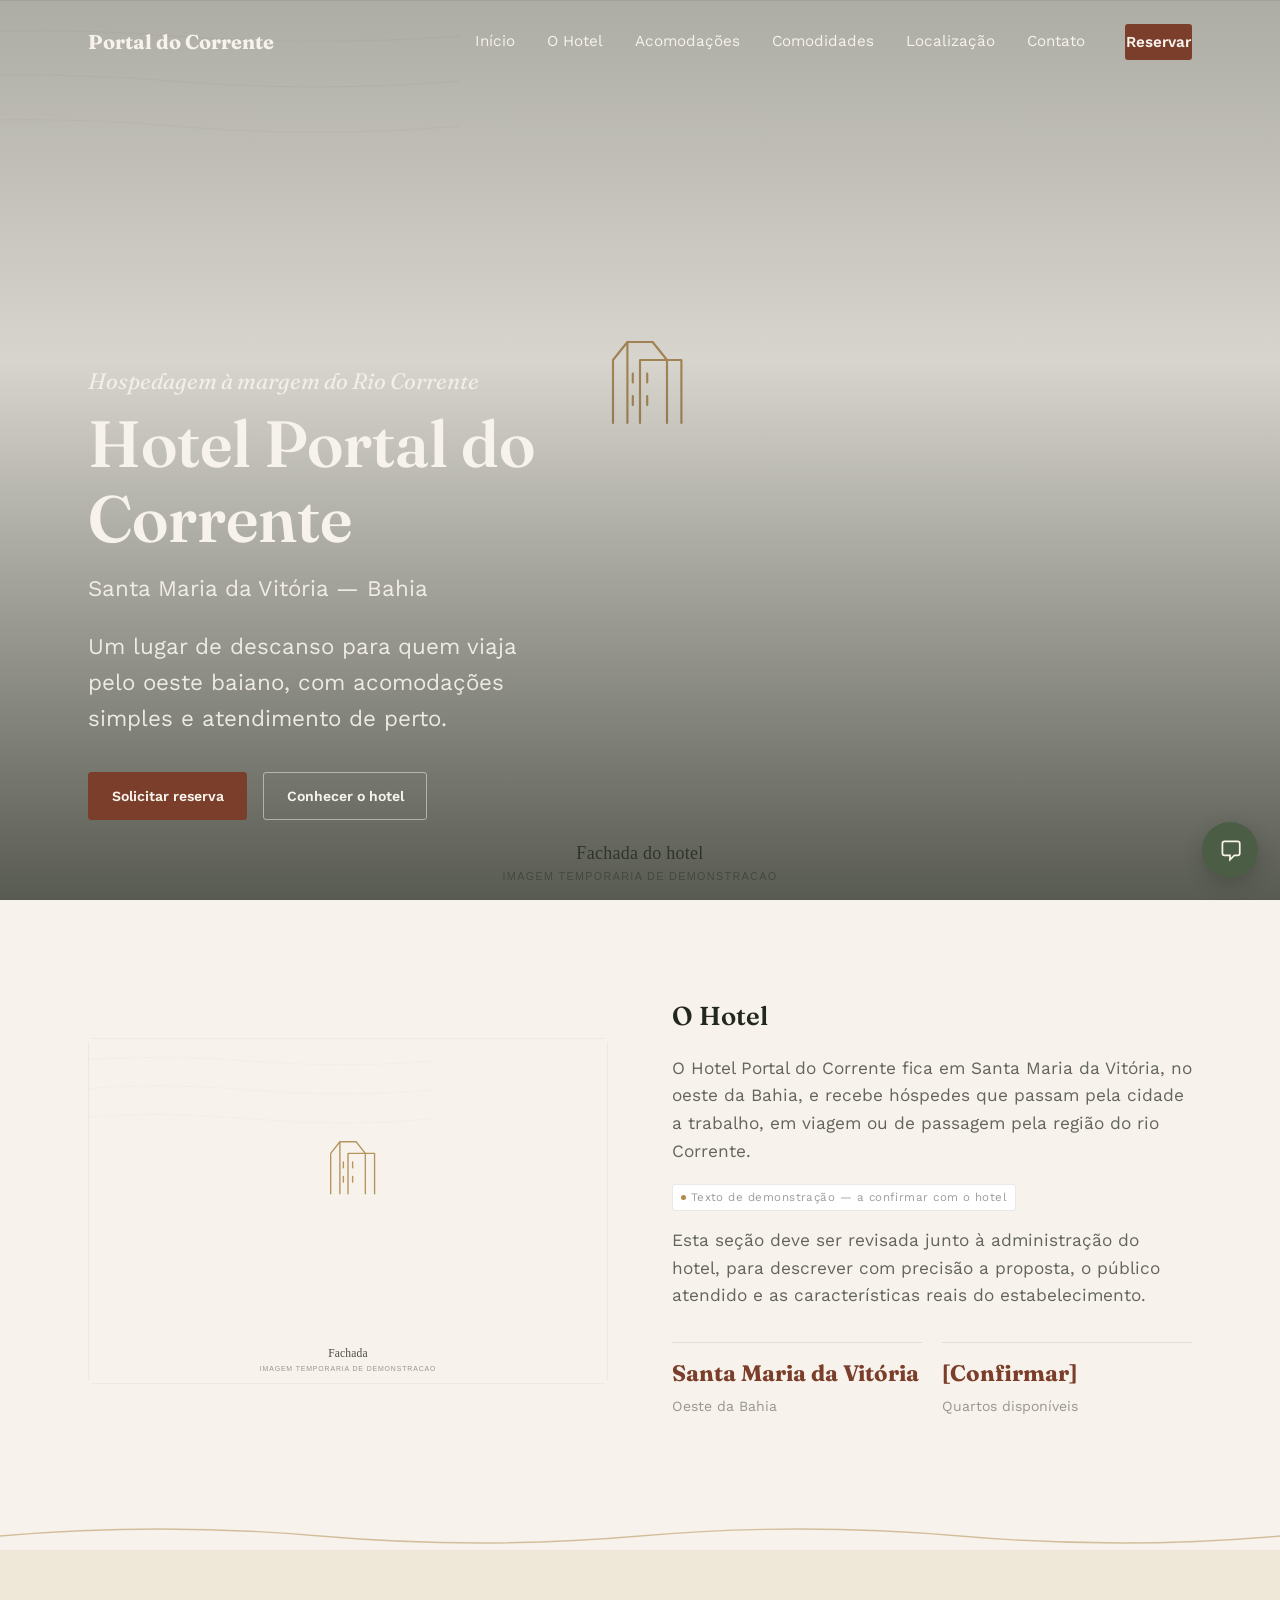
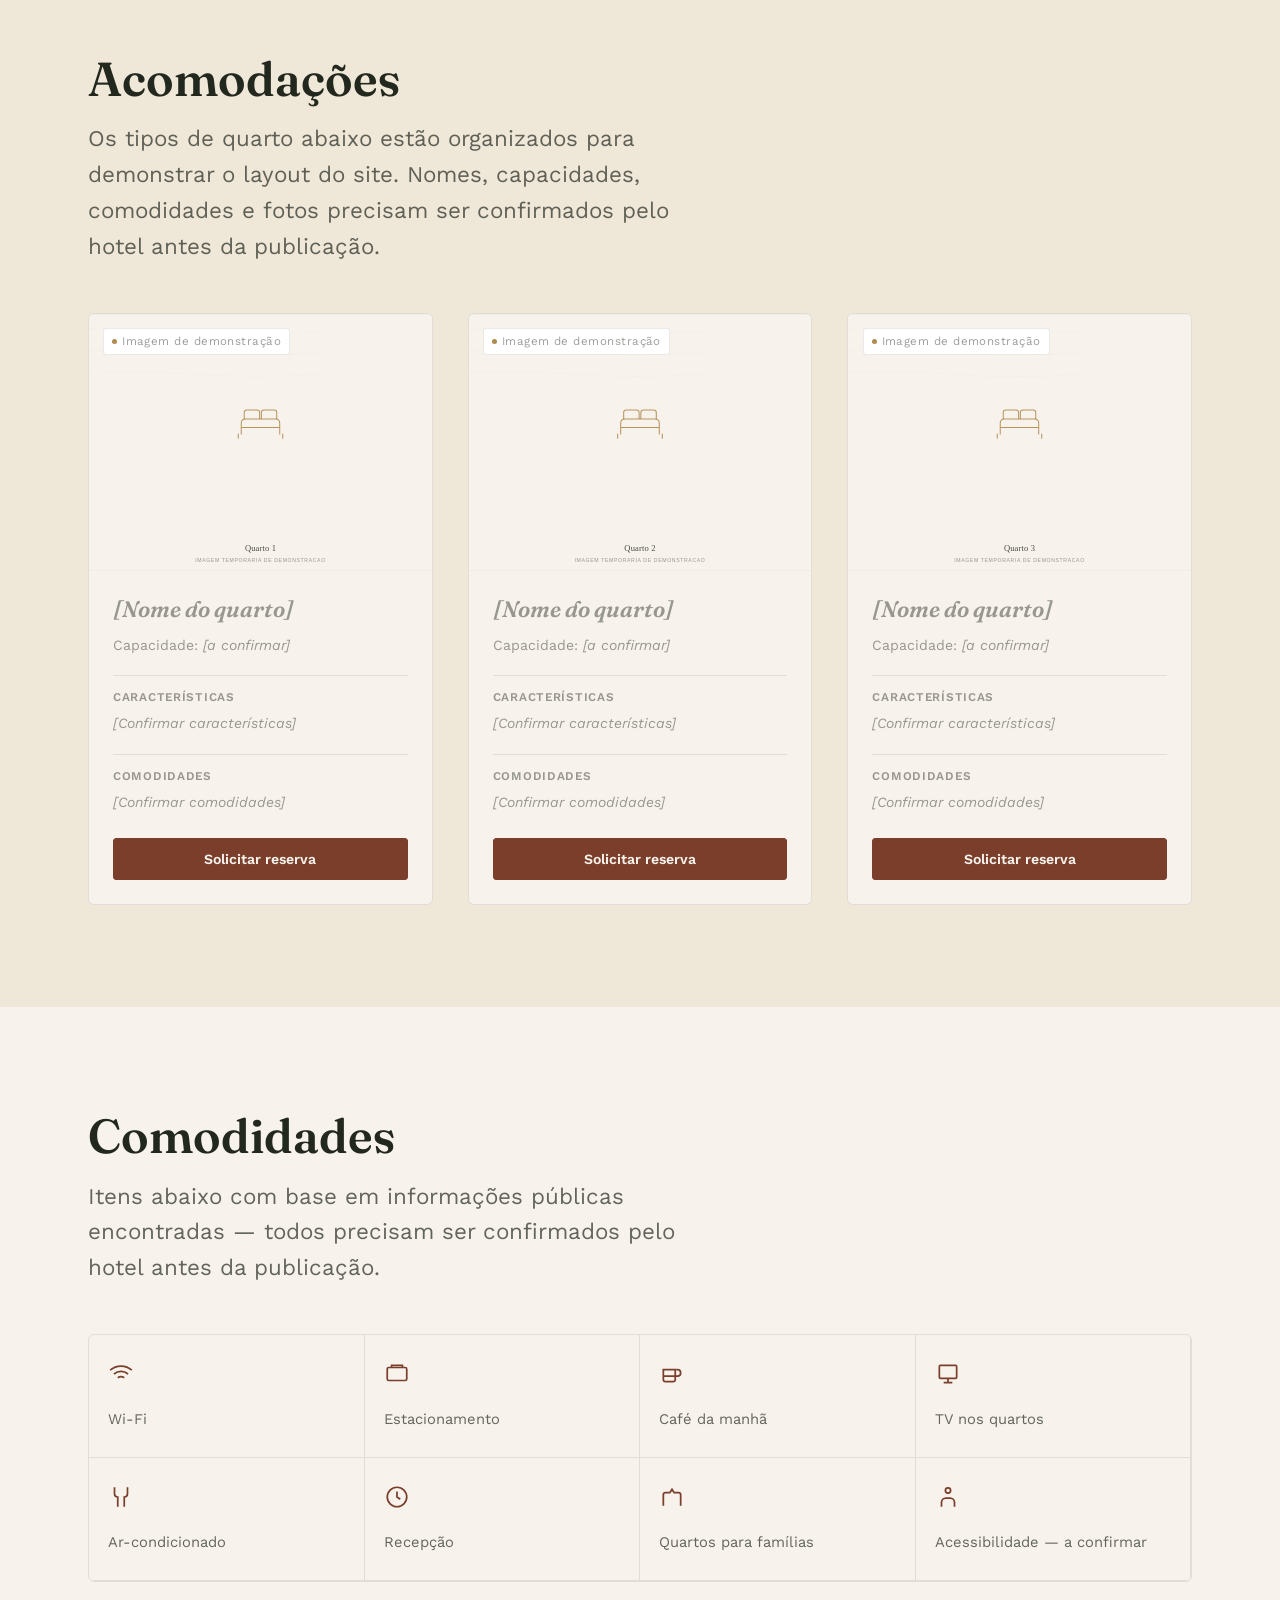
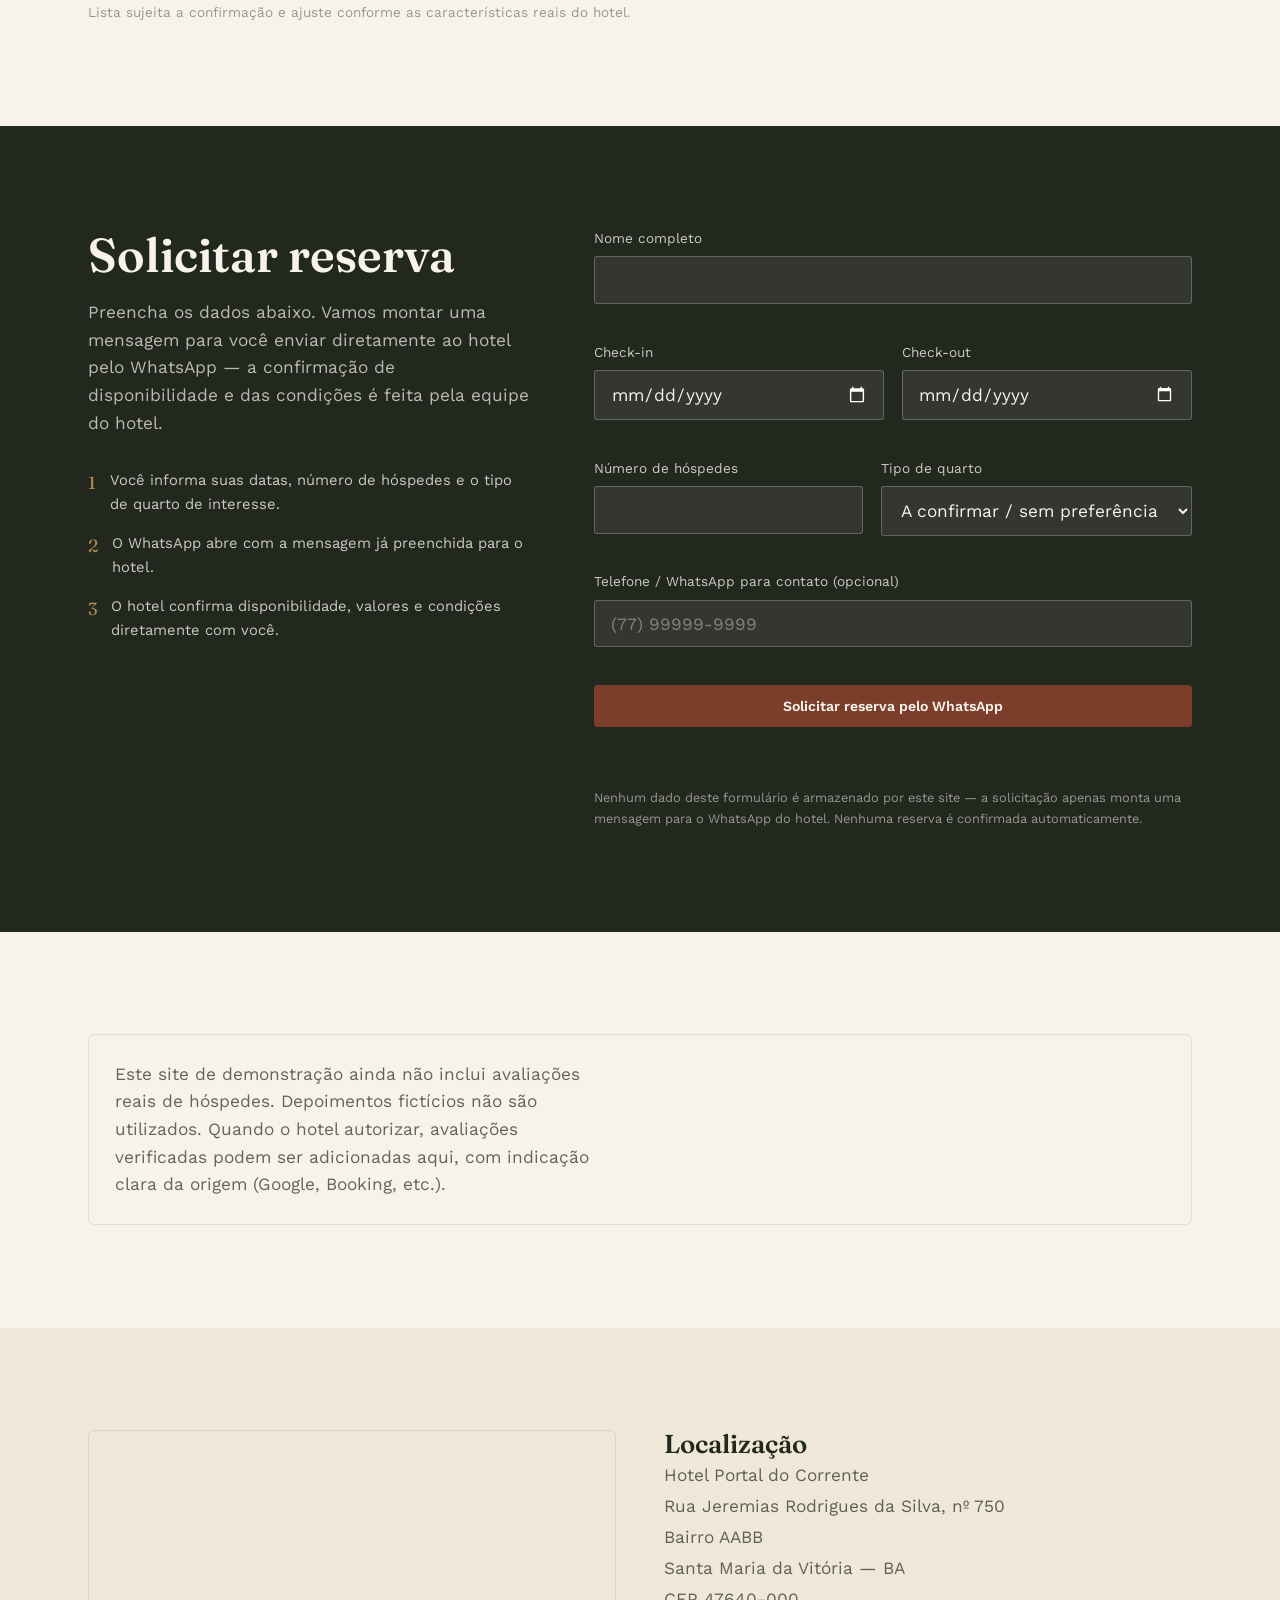
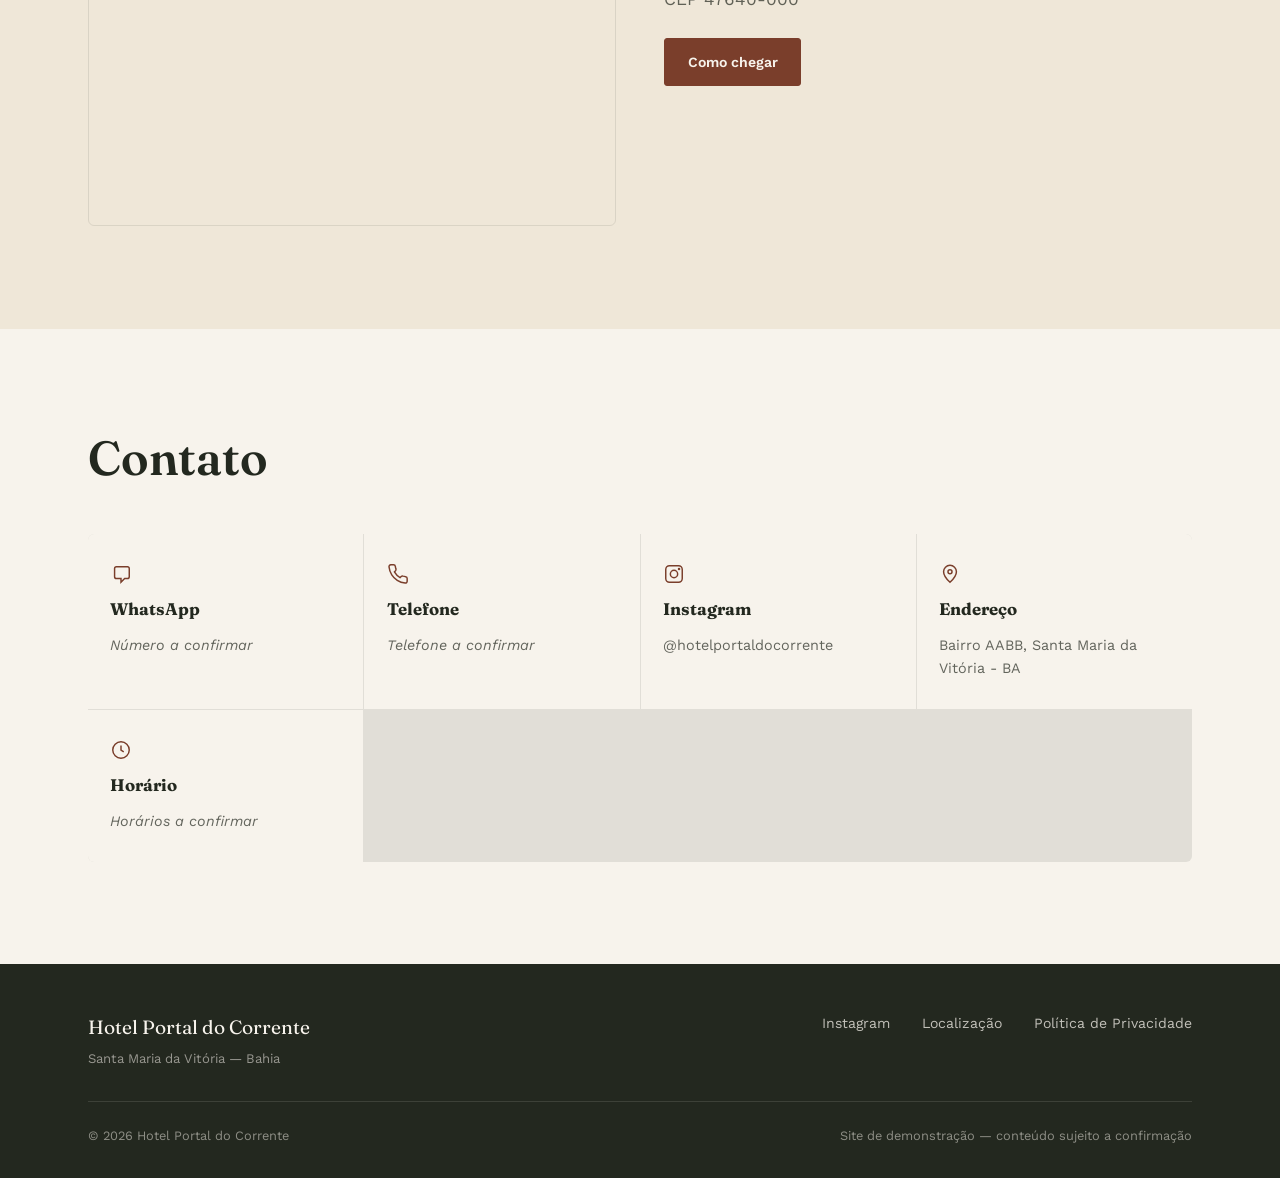
<file: index.html>
<!DOCTYPE html>
<html lang="pt-BR">
<head>
  <meta charset="UTF-8" />
  <meta name="viewport" content="width=device-width, initial-scale=1" />
  <title>Hotel Portal do Corrente — Santa Maria da Vitória, Bahia</title>
  <meta name="description" content="Hotel Portal do Corrente, em Santa Maria da Vitória (BA). Acomodações confortáveis, café da manhã e atendimento próximo, a poucos minutos do centro da cidade. Solicite sua reserva pelo WhatsApp." />
  <link rel="canonical" href="https://www.hotelportaldocorrente.com.br/" />

  <!-- Open Graph -->
  <meta property="og:type" content="website" />
  <meta property="og:site_name" content="Hotel Portal do Corrente" />
  <meta property="og:title" content="Hotel Portal do Corrente — Santa Maria da Vitória, Bahia" />
  <meta property="og:description" content="Acomodações confortáveis, café da manhã e atendimento próximo em Santa Maria da Vitória (BA). Solicite sua reserva pelo WhatsApp." />
  <meta property="og:locale" content="pt_BR" />
  <meta property="og:image" content="/assets/images/hero-hotel.svg" />
  <meta name="twitter:card" content="summary_large_image" />

  <meta name="robots" content="index, follow" />
  <link rel="icon" href="/assets/favicon.svg" type="image/svg+xml" />

  <!-- Tipografia: usar apenas os pesos necessários -->
  <link rel="preconnect" href="https://fonts.googleapis.com" />
  <link rel="preconnect" href="https://fonts.gstatic.com" crossorigin />
  <link href="https://fonts.googleapis.com/css2?family=Fraunces:opsz,wght@9..144,500;9..144,600;9..144,700&family=Work+Sans:wght@400;500;600&display=swap" rel="stylesheet" />

  <link rel="stylesheet" href="css/styles.css" />

  <!-- Dados estruturados — apenas informações confirmadas nesta demonstração -->
  <script type="application/ld+json">
  {
    "@context": "https://schema.org",
    "@type": "Hotel",
    "name": "Hotel Portal do Corrente",
    "address": {
      "@type": "PostalAddress",
      "streetAddress": "Rua Jeremias Rodrigues da Silva, 750, Bairro AABB",
      "addressLocality": "Santa Maria da Vitória",
      "addressRegion": "BA",
      "postalCode": "47640-000",
      "addressCountry": "BR"
    },
    "url": "https://www.hotelportaldocorrente.com.br/",
    "sameAs": [
      "https://www.instagram.com/hotelportaldocorrente/"
    ]
  }
  </script>
</head>
<body>
  <a class="skip-link" href="#conteudo-principal">Ir para o conteúdo principal</a>

  <!-- ============================= NAVBAR ============================= -->
  <header class="navbar">
    <div class="container">
      <a href="#inicio" class="navbar__brand"><strong>Portal do Corrente</strong></a>

      <nav class="navbar__links" aria-label="Navegação principal">
        <a href="#inicio">Início</a>
        <a href="#o-hotel">O Hotel</a>
        <a href="#acomodacoes">Acomodações</a>
        <a href="#comodidades">Comodidades</a>
        <a href="#localizacao">Localização</a>
        <a href="#contato">Contato</a>
        <a href="#reserva" class="btn btn--primary navbar__cta">Reservar</a>
      </nav>

      <button class="navbar__toggle" aria-label="Abrir menu" aria-expanded="false" aria-controls="menu-mobile">
        <svg viewBox="0 0 24 24" fill="none" stroke="currentColor" stroke-width="1.8" stroke-linecap="round"><path d="M3 6h18M3 12h18M3 18h18"/></svg>
      </button>
    </div>
  </header>

  <div class="navbar__mobile-panel" id="menu-mobile">
    <a href="#inicio">Início</a>
    <a href="#o-hotel">O Hotel</a>
    <a href="#acomodacoes">Acomodações</a>
    <a href="#comodidades">Comodidades</a>
    <a href="#localizacao">Localização</a>
    <a href="#contato">Contato</a>
    <a href="#reserva" class="btn btn--ghost-light">Reservar</a>
  </div>

  <main id="conteudo-principal">

    <!-- ============================= HERO ============================= -->
    <section class="hero" id="inicio">
      <div class="hero__media">
        <img src="assets/images/hero-hotel.svg" alt="Fachada do Hotel Portal do Corrente — imagem temporária de demonstração" width="1600" height="1000" fetchpriority="high" />
      </div>
      <div class="container">
        <div class="hero__content">
          <p class="hero__eyebrow">Hospedagem à margem do Rio Corrente</p>
          <h1 class="hero__title">Hotel Portal do Corrente</h1>
          <p class="hero__location">Santa Maria da Vitória — Bahia</p>
          <p class="hero__tagline">Um lugar de descanso para quem viaja pelo oeste baiano, com acomodações simples e atendimento de perto.</p>
          <div class="hero__actions">
            <a href="#reserva" class="btn btn--primary">Solicitar reserva</a>
            <a href="#o-hotel" class="btn btn--ghost-light">Conhecer o hotel</a>
          </div>
        </div>
      </div>
    </section>

    <!-- ============================= SOBRE ============================= -->
    <section class="section" id="o-hotel">
      <div class="container about" data-reveal>
        <div class="about__media">
          <img src="assets/images/fachada.svg" alt="Fachada do hotel — imagem temporária de demonstração" loading="lazy" width="900" height="600" />
        </div>
        <div class="about__text">
          <h2>O Hotel</h2>
          <p>O Hotel Portal do Corrente fica em Santa Maria da Vitória, no oeste da Bahia, e recebe hóspedes que passam pela cidade a trabalho, em viagem ou de passagem pela região do rio Corrente.</p>
          <p><span class="demo-tag">Texto de demonstração — a confirmar com o hotel</span></p>
          <p>Esta seção deve ser revisada junto à administração do hotel, para descrever com precisão a proposta, o público atendido e as características reais do estabelecimento.</p>

          <div class="about__facts">
            <div class="about__fact">
              <strong>Santa Maria da Vitória</strong>
              <span>Oeste da Bahia</span>
            </div>
            <div class="about__fact">
              <strong>[Confirmar]</strong>
              <span>Quartos disponíveis</span>
            </div>
          </div>
        </div>
      </div>
    </section>

    <span class="wave-divider" aria-hidden="true">
      <svg viewBox="0 0 1200 28" preserveAspectRatio="none"><path d="M0,14 Q150,0 300,14 T600,14 T900,14 T1200,14" fill="none" stroke="#B08A4E" stroke-width="1.4" opacity="0.5"/></svg>
    </span>

    <!-- ============================= ACOMODAÇÕES ============================= -->
    <section class="section section--alt" id="acomodacoes">
      <div class="container">
        <div class="section-head" data-reveal>
          <h2>Acomodações</h2>
          <p>Os tipos de quarto abaixo estão organizados para demonstrar o layout do site. Nomes, capacidades, comodidades e fotos precisam ser confirmados pelo hotel antes da publicação.</p>
        </div>

        <!-- Os cards abaixo são montados automaticamente a partir de
             config/rooms.js — edite os dados lá, não aqui. -->
        <div class="rooms-grid" id="rooms-grid"></div>
        <noscript>
          <p class="amenities-note">Para ver os detalhes de cada quarto e solicitar reserva, ative o JavaScript no navegador, ou entre em contato diretamente pelo Instagram ou telefone na seção de Contato.</p>
        </noscript>
      </div>
    </section>

    <!-- ============================= COMODIDADES ============================= -->
    <section class="section" id="comodidades">
      <div class="container">
        <div class="section-head" data-reveal>
          <h2>Comodidades</h2>
          <p>Itens abaixo com base em informações públicas encontradas — todos precisam ser confirmados pelo hotel antes da publicação.</p>
        </div>

        <div class="amenities-grid" data-reveal>
          <div class="amenity">
            <svg viewBox="0 0 24 24" fill="none" stroke="currentColor" stroke-width="1.6"><path d="M2 8.5a15 15 0 0 1 20 0M5.5 12a10 10 0 0 1 13 0M9 15.5a5 5 0 0 1 6 0M12 19h.01"/></svg>
            <span>Wi-Fi</span>
          </div>
          <div class="amenity">
            <svg viewBox="0 0 24 24" fill="none" stroke="currentColor" stroke-width="1.6"><rect x="3" y="6" width="18" height="12" rx="1.5"/><path d="M7 6V4h10v2"/></svg>
            <span>Estacionamento</span>
          </div>
          <div class="amenity">
            <svg viewBox="0 0 24 24" fill="none" stroke="currentColor" stroke-width="1.6"><path d="M4 14h13a3 3 0 0 0 0-6h-1M4 14v3a2 2 0 0 0 2 2h7a2 2 0 0 0 2-2v-3M4 14V8h11v6"/></svg>
            <span>Café da manhã</span>
          </div>
          <div class="amenity">
            <svg viewBox="0 0 24 24" fill="none" stroke="currentColor" stroke-width="1.6"><rect x="4" y="4" width="16" height="12" rx="1"/><path d="M8 20h8M12 16v4"/></svg>
            <span>TV nos quartos</span>
          </div>
          <div class="amenity">
            <svg viewBox="0 0 24 24" fill="none" stroke="currentColor" stroke-width="1.6"><path d="M6 3v6a3 3 0 0 0 3 3v9M18 3v6a3 3 0 0 1-3 3v9"/></svg>
            <span>Ar-condicionado</span>
          </div>
          <div class="amenity">
            <svg viewBox="0 0 24 24" fill="none" stroke="currentColor" stroke-width="1.6"><circle cx="12" cy="12" r="9"/><path d="M12 7v5l3 2"/></svg>
            <span>Recepção</span>
          </div>
          <div class="amenity">
            <svg viewBox="0 0 24 24" fill="none" stroke="currentColor" stroke-width="1.6"><path d="M4 20V10a2 2 0 0 1 2-2h4l2-3 2 3h4a2 2 0 0 1 2 2v10"/></svg>
            <span>Quartos para famílias</span>
          </div>
          <div class="amenity">
            <svg viewBox="0 0 24 24" fill="none" stroke="currentColor" stroke-width="1.6"><circle cx="12" cy="6" r="2.4"/><path d="M6 21v-4a4 4 0 0 1 4-4h4a4 4 0 0 1 4 4v4"/></svg>
            <span>Acessibilidade — a confirmar</span>
          </div>
        </div>
        <p class="amenities-note">Lista sujeita a confirmação e ajuste conforme as características reais do hotel.</p>
      </div>
    </section>

    <!-- ============================= RESERVA / WHATSAPP ============================= -->
    <section class="section reservation" id="reserva">
      <div class="container reservation__grid">
        <div class="reservation__intro" data-reveal>
          <h2>Solicitar reserva</h2>
          <p>Preencha os dados abaixo. Vamos montar uma mensagem para você enviar diretamente ao hotel pelo WhatsApp — a confirmação de disponibilidade e das condições é feita pela equipe do hotel.</p>

          <div class="reservation__steps">
            <div class="reservation__step">
              <span class="reservation__step-index">1</span>
              <span>Você informa suas datas, número de hóspedes e o tipo de quarto de interesse.</span>
            </div>
            <div class="reservation__step">
              <span class="reservation__step-index">2</span>
              <span>O WhatsApp abre com a mensagem já preenchida para o hotel.</span>
            </div>
            <div class="reservation__step">
              <span class="reservation__step-index">3</span>
              <span>O hotel confirma disponibilidade, valores e condições diretamente com você.</span>
            </div>
          </div>
        </div>

        <form class="form" id="reservation-form" novalidate data-reveal>
          <div class="field">
            <label for="name">Nome completo</label>
            <input type="text" id="name" name="name" maxlength="80" autocomplete="name" required />
            <span class="field-error" data-error-for="name"></span>
          </div>

          <div class="form-row form-row--2">
            <div class="field">
              <label for="checkin">Check-in</label>
              <input type="date" id="checkin" name="checkin" required />
              <span class="field-error" data-error-for="checkin"></span>
            </div>
            <div class="field">
              <label for="checkout">Check-out</label>
              <input type="date" id="checkout" name="checkout" required />
              <span class="field-error" data-error-for="checkout"></span>
            </div>
          </div>

          <div class="form-row form-row--2">
            <div class="field">
              <label for="guests">Número de hóspedes</label>
              <input type="number" id="guests" name="guests" min="1" max="20" step="1" required />
              <span class="field-error" data-error-for="guests"></span>
            </div>
            <div class="field">
              <label for="roomType">Tipo de quarto</label>
              <select id="roomType" name="roomType">
                <option value="">A confirmar / sem preferência</option>
                <!-- Opções preenchidas automaticamente por js/render.js
                     a partir de config/rooms.js, só para quartos com
                     nome já confirmado. -->
              </select>
            </div>
          </div>

          <div class="field">
            <label for="phone">Telefone / WhatsApp para contato (opcional)</label>
            <input type="tel" id="phone" name="phone" maxlength="20" autocomplete="tel" placeholder="(77) 99999-9999" />
            <span class="field-error" data-error-for="phone"></span>
          </div>

          <button type="submit" class="btn btn--primary btn--block">Solicitar reserva pelo WhatsApp</button>
          <p class="form-status" role="status" aria-live="polite"></p>
          <p class="form-note">Nenhum dado deste formulário é armazenado por este site — a solicitação apenas monta uma mensagem para o WhatsApp do hotel. Nenhuma reserva é confirmada automaticamente.</p>
        </form>
      </div>
    </section>

    <!-- ============================= AVALIAÇÕES ============================= -->
    <section class="section" id="avaliacoes">
      <div class="container">
        <div class="reviews-note" data-reveal>
          <p>Este site de demonstração ainda não inclui avaliações reais de hóspedes. Depoimentos fictícios não são utilizados. Quando o hotel autorizar, avaliações verificadas podem ser adicionadas aqui, com indicação clara da origem (Google, Booking, etc.).</p>
        </div>
      </div>
    </section>

    <!-- ============================= LOCALIZAÇÃO ============================= -->
    <section class="section section--alt" id="localizacao">
      <div class="container location-grid" data-reveal>
        <div class="location__map">
          <iframe
            id="map-embed"
            src="https://www.google.com/maps?q=Rua%20Jeremias%20Rodrigues%20da%20Silva%2C%20750%2C%20Bairro%20AABB%2C%20Santa%20Maria%20da%20Vit%C3%B3ria%20-%20BA%2C%2047640-000&output=embed"
            title="Mapa com a localização do Hotel Portal do Corrente"
            loading="lazy"
            referrerpolicy="no-referrer-when-downgrade"
          ></iframe>
        </div>
        <div class="location__details">
          <h2>Localização</h2>
          <address>
            Hotel Portal do Corrente<br />
            Rua Jeremias Rodrigues da Silva, nº 750<br />
            Bairro AABB<br />
            Santa Maria da Vitória — BA<br />
            CEP 47640-000
          </address>
          <a class="btn btn--primary" id="maps-link" target="_blank" rel="noopener">Como chegar</a>
        </div>
      </div>
    </section>

    <!-- ============================= CONTATO ============================= -->
    <section class="section" id="contato">
      <div class="container">
        <div class="section-head" data-reveal>
          <h2>Contato</h2>
        </div>
        <div class="contact-grid" data-reveal>
          <div class="contact-card">
            <svg viewBox="0 0 24 24" fill="none" stroke="currentColor" stroke-width="1.6"><path d="M21 15a2 2 0 0 1-2 2h-3l-4 4v-4H7a2 2 0 0 1-2-2V6a2 2 0 0 1 2-2h12a2 2 0 0 1 2 2z"/></svg>
            <strong>WhatsApp</strong>
            <span data-contact="whatsapp"><span class="is-placeholder" data-placeholder>Número a confirmar</span></span>
          </div>
          <div class="contact-card">
            <svg viewBox="0 0 24 24" fill="none" stroke="currentColor" stroke-width="1.6"><path d="M22 16.9v3a2 2 0 0 1-2.2 2 19.8 19.8 0 0 1-8.6-3 19.5 19.5 0 0 1-6-6 19.8 19.8 0 0 1-3-8.6A2 2 0 0 1 4.1 2h3a2 2 0 0 1 2 1.7c.1.9.3 1.8.6 2.7a2 2 0 0 1-.4 2.1L8.1 9.7a16 16 0 0 0 6.2 6.2l1.2-1.2a2 2 0 0 1 2.1-.4c.9.3 1.8.5 2.7.6a2 2 0 0 1 1.7 2z"/></svg>
            <strong>Telefone</strong>
            <span data-contact="phone"><span class="is-placeholder" data-placeholder>Telefone a confirmar</span></span>
          </div>
          <div class="contact-card">
            <svg viewBox="0 0 24 24" fill="none" stroke="currentColor" stroke-width="1.6"><rect x="3" y="3" width="18" height="18" rx="4"/><circle cx="12" cy="12" r="4"/><circle cx="17.5" cy="6.5" r="0.6" fill="currentColor"/></svg>
            <strong>Instagram</strong>
            <span data-contact="instagram">@hotelportaldocorrente</span>
          </div>
          <div class="contact-card">
            <svg viewBox="0 0 24 24" fill="none" stroke="currentColor" stroke-width="1.6"><path d="M12 21s-7-6.3-7-11.5A7 7 0 0 1 19 9.5C19 14.7 12 21 12 21z"/><circle cx="12" cy="9.5" r="2.2"/></svg>
            <strong>Endereço</strong>
            <span>Bairro AABB, Santa Maria da Vitória - BA</span>
          </div>
          <div class="contact-card">
            <svg viewBox="0 0 24 24" fill="none" stroke="currentColor" stroke-width="1.6"><circle cx="12" cy="12" r="9"/><path d="M12 7v5l3 2"/></svg>
            <strong>Horário</strong>
            <span data-contact="hours"><span class="is-placeholder" data-placeholder>Horários a confirmar</span></span>
          </div>
        </div>
      </div>
    </section>
  </main>

  <!-- ============================= FOOTER ============================= -->
  <footer class="footer">
    <div class="container">
      <div class="footer__top">
        <div>
          <p class="footer__brand">Hotel Portal do Corrente<small>Santa Maria da Vitória — Bahia</small></p>
        </div>
        <nav class="footer__links" aria-label="Links do rodapé">
          <a id="footer-instagram-link" target="_blank" rel="noopener">Instagram</a>
          <a id="footer-whatsapp-link" target="_blank" rel="noopener" hidden>WhatsApp</a>
          <a href="#localizacao">Localização</a>
          <a href="privacidade.html">Política de Privacidade</a>
        </nav>
      </div>
      <div class="footer__bottom">
        <span>&copy; <span id="current-year"></span> Hotel Portal do Corrente</span>
        <span>Site de demonstração — conteúdo sujeito a confirmação</span>
      </div>
    </div>
  </footer>

  <a href="#reserva" id="whatsapp-float" class="whatsapp-float" aria-label="Falar no WhatsApp">
    <svg viewBox="0 0 24 24" fill="none" stroke="currentColor" stroke-width="1.6"><path d="M21 15a2 2 0 0 1-2 2h-3l-4 4v-4H7a2 2 0 0 1-2-2V6a2 2 0 0 1 2-2h12a2 2 0 0 1 2 2z"/></svg>
  </a>

  <p id="toast" class="toast" role="status" aria-live="polite"></p>

  <script src="config/hotel.js"></script>
  <script src="config/rooms.js"></script>
  <script src="js/whatsapp.js"></script>
  <script src="js/render.js"></script>
  <script src="js/main.js"></script>
</body>
</html>
</file>
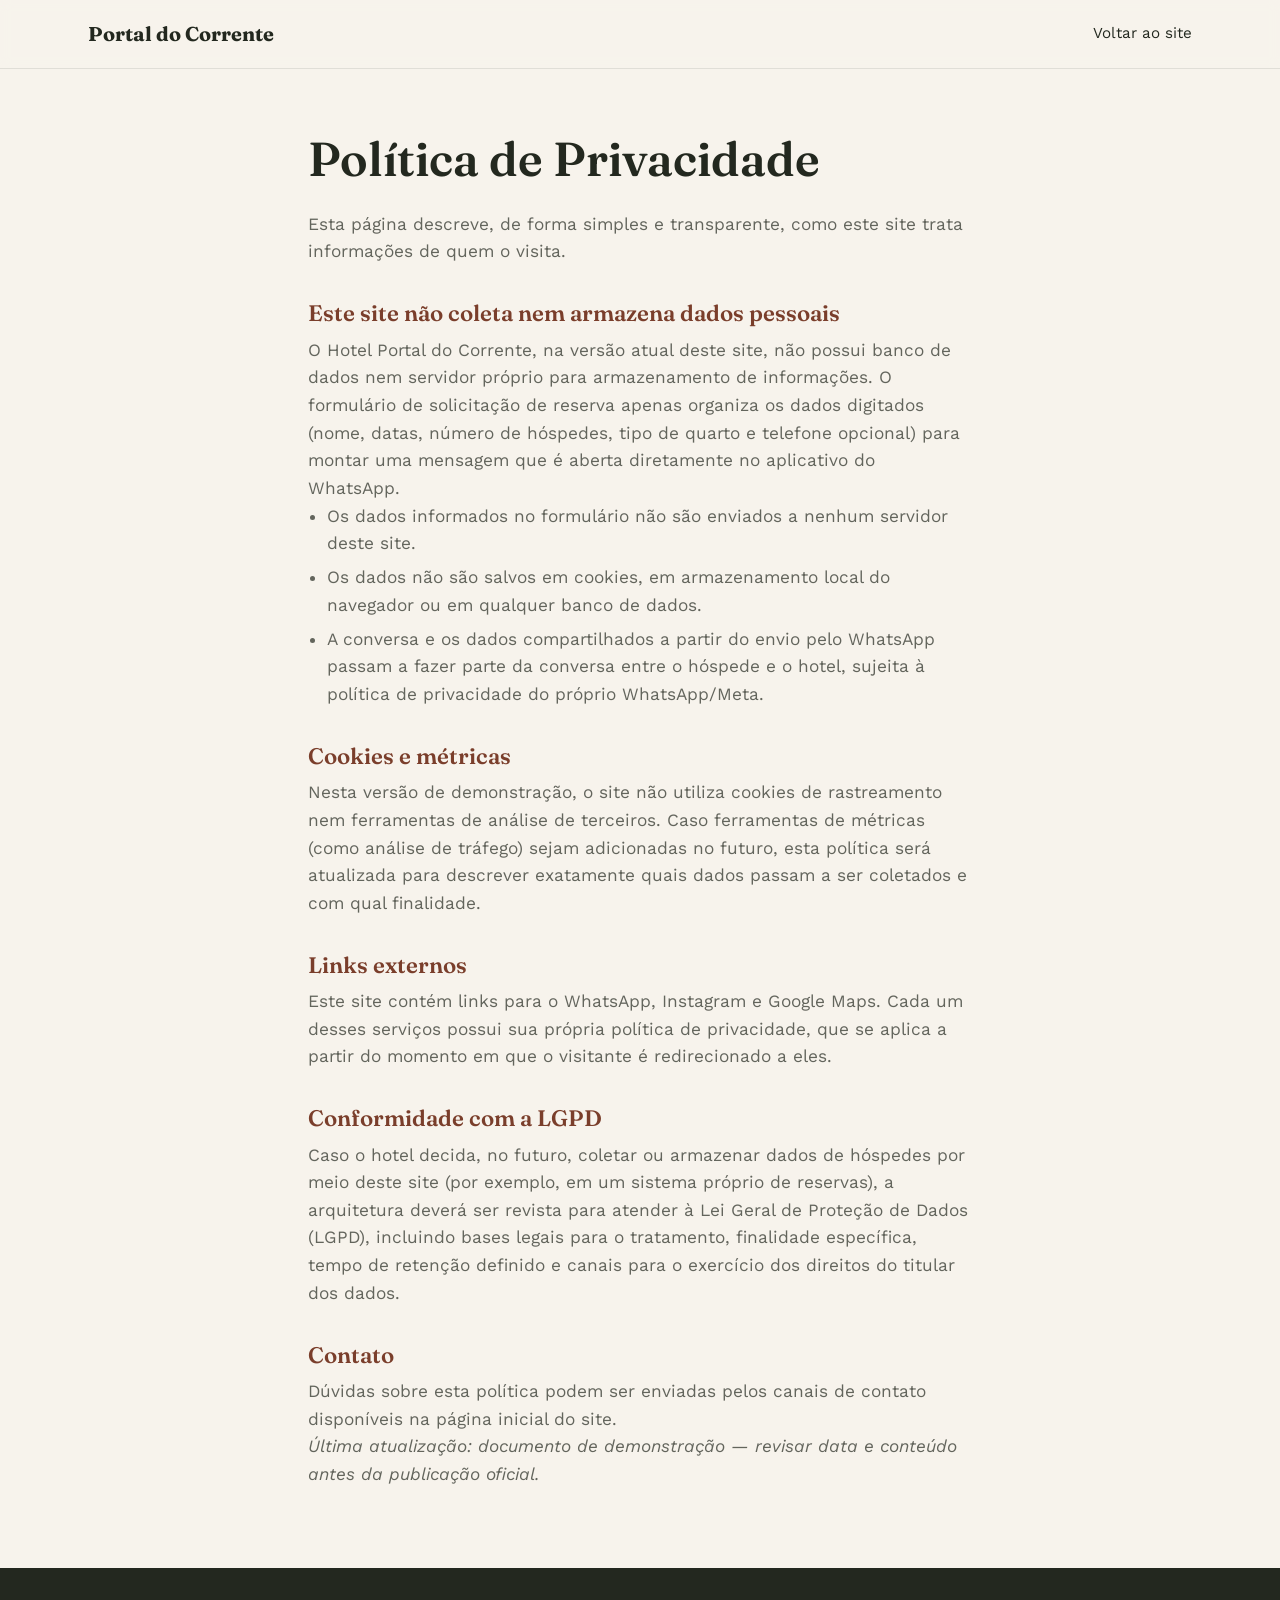
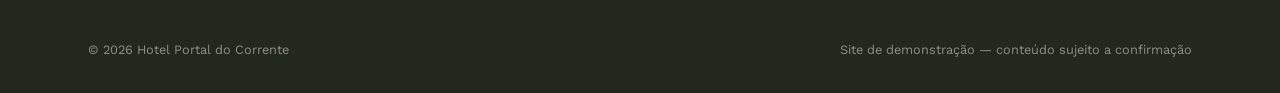
<file: privacidade.html>
<!DOCTYPE html>
<html lang="pt-BR">
<head>
  <meta charset="UTF-8" />
  <meta name="viewport" content="width=device-width, initial-scale=1" />
  <title>Política de Privacidade — Hotel Portal do Corrente</title>
  <meta name="robots" content="index, follow" />
  <link rel="icon" href="/assets/favicon.svg" type="image/svg+xml" />
  <link rel="preconnect" href="https://fonts.googleapis.com" />
  <link rel="preconnect" href="https://fonts.gstatic.com" crossorigin />
  <link href="https://fonts.googleapis.com/css2?family=Fraunces:opsz,wght@9..144,600&family=Work+Sans:wght@400;500&display=swap" rel="stylesheet" />
  <link rel="stylesheet" href="css/styles.css" />
  <style>
    .policy { padding-block: calc(var(--nav-height) + 3rem) 5rem; }
    .policy h1 { font-size: var(--step-3); margin-bottom: 1.5rem; }
    .policy h2 { font-size: var(--step-1); margin-top: 2.2rem; margin-bottom: 0.6rem; color: var(--color-brick); }
    .policy p, .policy li { color: var(--color-ink-70); }
    .policy ul { padding-left: 1.2rem; list-style: disc; display: block; }
    .policy li { margin-bottom: 0.4rem; }
  </style>
</head>
<body>
  <a class="skip-link" href="#conteudo">Ir para o conteúdo principal</a>
  <header class="navbar is-scrolled">
    <div class="container">
      <a href="index.html" class="navbar__brand"><strong>Portal do Corrente</strong></a>
      <nav class="navbar__links" aria-label="Navegação principal">
        <a href="index.html">Voltar ao site</a>
      </nav>
    </div>
  </header>

  <main class="container container--narrow policy" id="conteudo">
    <h1>Política de Privacidade</h1>
    <p>Esta página descreve, de forma simples e transparente, como este site trata informações de quem o visita.</p>

    <h2>Este site não coleta nem armazena dados pessoais</h2>
    <p>O Hotel Portal do Corrente, na versão atual deste site, não possui banco de dados nem servidor próprio para armazenamento de informações. O formulário de solicitação de reserva apenas organiza os dados digitados (nome, datas, número de hóspedes, tipo de quarto e telefone opcional) para montar uma mensagem que é aberta diretamente no aplicativo do WhatsApp.</p>
    <ul>
      <li>Os dados informados no formulário não são enviados a nenhum servidor deste site.</li>
      <li>Os dados não são salvos em cookies, em armazenamento local do navegador ou em qualquer banco de dados.</li>
      <li>A conversa e os dados compartilhados a partir do envio pelo WhatsApp passam a fazer parte da conversa entre o hóspede e o hotel, sujeita à política de privacidade do próprio WhatsApp/Meta.</li>
    </ul>

    <h2>Cookies e métricas</h2>
    <p>Nesta versão de demonstração, o site não utiliza cookies de rastreamento nem ferramentas de análise de terceiros. Caso ferramentas de métricas (como análise de tráfego) sejam adicionadas no futuro, esta política será atualizada para descrever exatamente quais dados passam a ser coletados e com qual finalidade.</p>

    <h2>Links externos</h2>
    <p>Este site contém links para o WhatsApp, Instagram e Google Maps. Cada um desses serviços possui sua própria política de privacidade, que se aplica a partir do momento em que o visitante é redirecionado a eles.</p>

    <h2>Conformidade com a LGPD</h2>
    <p>Caso o hotel decida, no futuro, coletar ou armazenar dados de hóspedes por meio deste site (por exemplo, em um sistema próprio de reservas), a arquitetura deverá ser revista para atender à Lei Geral de Proteção de Dados (LGPD), incluindo bases legais para o tratamento, finalidade específica, tempo de retenção definido e canais para o exercício dos direitos do titular dos dados.</p>

    <h2>Contato</h2>
    <p>Dúvidas sobre esta política podem ser enviadas pelos canais de contato disponíveis na página inicial do site.</p>

    <p><em>Última atualização: documento de demonstração — revisar data e conteúdo antes da publicação oficial.</em></p>
  </main>

  <footer class="footer">
    <div class="container footer__bottom">
      <span>&copy; <span id="current-year"></span> Hotel Portal do Corrente</span>
      <span>Site de demonstração — conteúdo sujeito a confirmação</span>
    </div>
  </footer>
  <script>document.getElementById("current-year").textContent = new Date().getFullYear();</script>
</body>
</html>
</file>
<file: css/styles.css>
/* =================================================================
   Hotel Portal do Corrente — styles.css
   Paleta e tipografia inspiradas na hospitalidade do interior da
   Bahia às margens do Rio Corrente: tons de barro, areia e mata,
   com uma única linha-guia em forma de onda usada com moderação
   como assinatura visual (referência ao rio que dá nome ao hotel).
   ================================================================= */

:root {
  /* Cor — paleta base */
  --color-cream: #F7F3EC;       /* fundo principal */
  --color-sand: #EFE7D8;        /* fundo alternado / seções */
  --color-ink: #23281F;         /* texto principal, quase-preto quente */
  --color-brick: #7A3E2B;       /* acento primário — barro / tijolo */
  --color-sage: #4B5E45;        /* acento secundário — mata ciliar */
  --color-brass: #B08A4E;       /* acento terciário — linhas, detalhes */
  --color-white: #FFFFFF;

  --color-ink-70: rgba(35, 40, 31, 0.7);
  --color-ink-45: rgba(35, 40, 31, 0.45);
  --color-ink-10: rgba(35, 40, 31, 0.1);

  /* Tipografia */
  --font-display: "Fraunces", "Iowan Old Style", "Palatino Linotype", Georgia, serif;
  --font-body: "Work Sans", "Segoe UI", Helvetica, Arial, sans-serif;

  --step--1: clamp(0.83rem, 0.8rem + 0.1vw, 0.9rem);
  --step-0: clamp(1rem, 0.95rem + 0.2vw, 1.08rem);
  --step-1: clamp(1.2rem, 1.1rem + 0.4vw, 1.4rem);
  --step-2: clamp(1.6rem, 1.4rem + 0.9vw, 2.1rem);
  --step-3: clamp(2.1rem, 1.7rem + 1.6vw, 3rem);
  --step-4: clamp(2.6rem, 2rem + 2.6vw, 4.2rem);

  /* Layout */
  --container: 1200px;
  --container-narrow: 760px;
  --gutter: clamp(1.25rem, 4vw, 3rem);
  --radius-sm: 3px;
  --radius-md: 6px;

  --nav-height: 84px;

  --ease: cubic-bezier(0.22, 0.61, 0.36, 1);
}

/* -------------------------------------------------------------- */
/* Reset básico                                                    */
/* -------------------------------------------------------------- */
*, *::before, *::after { box-sizing: border-box; }
html { scroll-behavior: smooth; scroll-padding-top: var(--nav-height); }
body {
  margin: 0;
  font-family: var(--font-body);
  font-size: var(--step-0);
  line-height: 1.6;
  color: var(--color-ink);
  background: var(--color-cream);
  -webkit-font-smoothing: antialiased;
}
img { max-width: 100%; display: block; height: auto; }
a { color: inherit; text-decoration: none; }
ul { margin: 0; padding: 0; list-style: none; }
h1, h2, h3, h4 { margin: 0; font-family: var(--font-display); font-weight: 600; line-height: 1.15; }
p { margin: 0; }
button { font-family: inherit; cursor: pointer; background: none; border: none; color: inherit; }
input, select { font-family: inherit; font-size: inherit; color: inherit; }

@media (prefers-reduced-motion: reduce) {
  html { scroll-behavior: auto; }
  *, *::before, *::after {
    animation-duration: 0.001ms !important;
    animation-iteration-count: 1 !important;
    transition-duration: 0.001ms !important;
    scroll-behavior: auto !important;
  }
}

/* Foco visível — acessibilidade */
a:focus-visible,
button:focus-visible,
input:focus-visible,
select:focus-visible {
  outline: 2px solid var(--color-brick);
  outline-offset: 3px;
}

/* Skip link */
.skip-link {
  position: absolute;
  left: -9999px;
  top: 0;
  background: var(--color-ink);
  color: var(--color-cream);
  padding: 0.75rem 1.25rem;
  z-index: 200;
}
.skip-link:focus {
  left: 1rem;
  top: 1rem;
}

/* -------------------------------------------------------------- */
/* Utilitários de layout                                           */
/* -------------------------------------------------------------- */
.container {
  width: 100%;
  max-width: var(--container);
  margin-inline: auto;
  padding-inline: var(--gutter);
}
.container--narrow { max-width: var(--container-narrow); }

.section {
  padding-block: clamp(3.5rem, 8vw, 6.5rem);
}
.section--alt { background: var(--color-sand); }

.section-head {
  max-width: 620px;
  margin-bottom: clamp(2rem, 4vw, 3rem);
}
.section-head h2 {
  font-size: var(--step-3);
  color: var(--color-ink);
}
.section-head p {
  margin-top: 0.9rem;
  color: var(--color-ink-70);
  font-size: var(--step-1);
}

/* Divisor em onda — usar apenas 1-2 vezes na página, é a assinatura visual */
.wave-divider {
  display: block;
  width: 100%;
  height: 28px;
  margin: 0;
}
.wave-divider svg { width: 100%; height: 100%; display: block; }

/* Tag de demonstração — discreta, informativa, não é um "banner" */
.demo-tag {
  display: inline-flex;
  align-items: center;
  gap: 0.4em;
  font-size: 0.72rem;
  letter-spacing: 0.04em;
  color: var(--color-ink-45);
  border: 1px solid var(--color-ink-10);
  padding: 0.28em 0.7em;
  border-radius: var(--radius-sm);
  background: var(--color-white);
}
.demo-tag::before {
  content: "";
  width: 5px;
  height: 5px;
  border-radius: 50%;
  background: var(--color-brass);
  display: inline-block;
}

/* Botões */
.btn {
  display: inline-flex;
  align-items: center;
  justify-content: center;
  gap: 0.6em;
  padding: 0.85em 1.6em;
  font-size: var(--step--1);
  font-weight: 600;
  border-radius: var(--radius-sm);
  transition: background-color 0.2s var(--ease), color 0.2s var(--ease), border-color 0.2s var(--ease);
  white-space: nowrap;
}
.btn--primary {
  background: var(--color-brick);
  color: var(--color-cream);
  border: 1px solid var(--color-brick);
}
.btn--primary:hover { background: #632F21; }
.btn--secondary {
  background: transparent;
  color: var(--color-ink);
  border: 1px solid var(--color-ink-10);
}
.btn--secondary:hover { border-color: var(--color-ink); }
.btn--ghost-light {
  background: transparent;
  color: var(--color-cream);
  border: 1px solid rgba(247, 243, 236, 0.5);
}
.btn--ghost-light:hover { background: rgba(247, 243, 236, 0.12); }
.btn--block { width: 100%; }

/* -------------------------------------------------------------- */
/* Navbar                                                           */
/* -------------------------------------------------------------- */
.navbar {
  position: fixed;
  top: 0;
  left: 0;
  right: 0;
  height: var(--nav-height);
  z-index: 100;
  display: flex;
  align-items: center;
  background: transparent;
  transition: background-color 0.3s var(--ease), box-shadow 0.3s var(--ease), height 0.3s var(--ease);
}
.navbar.is-scrolled {
  background: rgba(247, 243, 236, 0.92);
  backdrop-filter: blur(6px);
  box-shadow: 0 1px 0 var(--color-ink-10);
  height: 68px;
}
.navbar .container {
  display: flex;
  align-items: center;
  justify-content: space-between;
}
.navbar__brand {
  font-family: var(--font-display);
  font-size: 1.25rem;
  color: var(--color-cream);
  transition: color 0.3s var(--ease);
}
.navbar.is-scrolled .navbar__brand { color: var(--color-ink); }
.navbar__brand strong { font-weight: 700; }

.navbar__links {
  display: flex;
  align-items: center;
  gap: 2rem;
}
.navbar__links a {
  font-size: 0.95rem;
  color: var(--color-cream);
  transition: color 0.3s var(--ease), opacity 0.2s var(--ease);
  padding: 0.3rem 0;
  border-bottom: 1px solid transparent;
}
.navbar.is-scrolled .navbar__links a { color: var(--color-ink); }
.navbar__links a:hover { opacity: 0.7; }

.navbar__cta { margin-left: 0.5rem; }

.navbar__toggle {
  display: none;
  width: 40px;
  height: 40px;
  align-items: center;
  justify-content: center;
  color: var(--color-cream);
}
.navbar.is-scrolled .navbar__toggle { color: var(--color-ink); }
.navbar__toggle svg { width: 22px; height: 22px; }

.navbar__mobile-panel {
  position: fixed;
  inset: 0;
  background: var(--color-ink);
  z-index: 99;
  display: flex;
  flex-direction: column;
  padding: calc(var(--nav-height) + 1rem) var(--gutter) 2rem;
  transform: translateY(-8px);
  opacity: 0;
  visibility: hidden;
  transition: opacity 0.25s var(--ease), transform 0.25s var(--ease), visibility 0.25s;
}
.navbar__mobile-panel.is-open {
  opacity: 1;
  transform: translateY(0);
  visibility: visible;
}
.navbar__mobile-panel a {
  color: var(--color-cream);
  font-family: var(--font-display);
  font-size: 1.6rem;
  padding: 0.65rem 0;
  border-bottom: 1px solid rgba(247, 243, 236, 0.12);
}
.navbar__mobile-panel .btn { margin-top: 1.5rem; align-self: flex-start; }

@media (max-width: 860px) {
  .navbar__links { display: none; }
  .navbar__toggle { display: flex; }
}

/* -------------------------------------------------------------- */
/* Hero                                                             */
/* -------------------------------------------------------------- */
.hero {
  position: relative;
  min-height: 100vh;
  display: flex;
  align-items: flex-end;
  color: var(--color-cream);
  overflow: hidden;
}
.hero__media {
  position: absolute;
  inset: 0;
  z-index: -1;
}
.hero__media img {
  width: 100%;
  height: 100%;
  object-fit: cover;
}
.hero__media::after {
  content: "";
  position: absolute;
  inset: 0;
  background: linear-gradient(180deg, rgba(35,40,31,0.35) 0%, rgba(35,40,31,0.15) 40%, rgba(35,40,31,0.75) 100%);
}
.hero__content {
  position: relative;
  padding-block: clamp(6rem, 14vw, 9rem) clamp(3.5rem, 8vw, 5rem);
  max-width: 640px;
}
.hero__eyebrow {
  font-family: var(--font-display);
  font-style: italic;
  font-size: var(--step-1);
  color: var(--color-cream);
  opacity: 0.9;
}
.hero__title {
  font-size: var(--step-4);
  margin-top: 0.4rem;
}
.hero__location {
  margin-top: 0.9rem;
  font-size: var(--step-1);
  opacity: 0.92;
}
.hero__tagline {
  margin-top: 1.4rem;
  font-size: var(--step-1);
  max-width: 480px;
  opacity: 0.92;
}
.hero__actions {
  display: flex;
  gap: 1rem;
  margin-top: 2.2rem;
  flex-wrap: wrap;
}
.hero__scroll-cue {
  position: absolute;
  right: var(--gutter);
  bottom: 2rem;
  display: none;
}
@media (min-width: 860px) {
  .hero__scroll-cue { display: block; }
}

/* -------------------------------------------------------------- */
/* Sobre                                                            */
/* -------------------------------------------------------------- */
.about {
  display: grid;
  gap: clamp(2rem, 5vw, 4rem);
  align-items: center;
}
@media (min-width: 900px) {
  .about { grid-template-columns: 1fr 1fr; }
  .about--reverse .about__media { order: 2; }
}
.about__media img { border-radius: var(--radius-md); }
.about__text p { color: var(--color-ink-70); margin-top: 1rem; }
.about__text p:first-of-type { margin-top: 1.4rem; }
.about__facts {
  display: grid;
  grid-template-columns: repeat(2, 1fr);
  gap: 1.2rem;
  margin-top: 2rem;
}
.about__fact {
  border-top: 1px solid var(--color-ink-10);
  padding-top: 0.8rem;
}
.about__fact strong {
  display: block;
  font-family: var(--font-display);
  font-size: var(--step-1);
  color: var(--color-brick);
}
.about__fact span { font-size: 0.88rem; color: var(--color-ink-45); }

/* -------------------------------------------------------------- */
/* Acomodações — cards gerados por js/render.js a partir de          */
/* config/rooms.js                                                   */
/* -------------------------------------------------------------- */
.rooms-grid {
  display: grid;
  grid-template-columns: repeat(auto-fit, minmax(280px, 1fr));
  gap: clamp(1.5rem, 3vw, 2.2rem);
}
.room-card {
  display: flex;
  flex-direction: column;
  background: var(--color-cream);
  border: 1px solid var(--color-ink-10);
  border-radius: var(--radius-md);
  overflow: hidden;
  transition: border-color 0.25s var(--ease), box-shadow 0.25s var(--ease), transform 0.25s var(--ease);
}
.room-card:hover {
  border-color: var(--color-ink-10);
  box-shadow: 0 14px 30px rgba(35, 40, 31, 0.08);
  transform: translateY(-3px);
}
.room-card__media { position: relative; }
.room-card__media img {
  width: 100%;
  aspect-ratio: 4/3;
  object-fit: cover;
}
.room-card__media .demo-tag { position: absolute; top: 0.9rem; left: 0.9rem; }

.room-card__body {
  display: flex;
  flex-direction: column;
  flex: 1;
  padding: 1.5rem;
  gap: 0.2rem;
}
.room-card__name { font-size: var(--step-1); line-height: 1.25; }
.room-card__capacity {
  margin-top: 0.5rem;
  font-size: 0.88rem;
  color: var(--color-ink-70);
}
.room-card__label { color: var(--color-ink-45); }

.room-card__group { margin-top: 1rem; padding-top: 0.9rem; border-top: 1px solid var(--color-ink-10); }
.room-card__group-title {
  font-family: var(--font-body);
  font-size: 0.74rem;
  letter-spacing: 0.06em;
  text-transform: uppercase;
  color: var(--color-ink-45);
  font-weight: 600;
  margin: 0 0 0.5rem;
}
.room-card__list { display: flex; flex-direction: column; gap: 0.35rem; }
.room-card__list li { font-size: 0.88rem; color: var(--color-ink-70); }

.room-card__price {
  margin-top: 1rem;
  font-family: var(--font-display);
  font-size: var(--step-1);
  color: var(--color-brick);
}
.room-card__price-note { font-family: var(--font-body); font-size: 0.8rem; color: var(--color-ink-45); }

.room-card__actions { margin-top: auto; padding-top: 1.3rem; }

/* Texto de campo ainda não confirmado — usado nos cards e no contato */
.is-placeholder {
  color: var(--color-ink-45);
  font-style: italic;
}

/* -------------------------------------------------------------- */
/* Comodidades                                                     */
/* -------------------------------------------------------------- */
.amenities-grid {
  display: grid;
  grid-template-columns: repeat(2, 1fr);
  gap: 0;
  border: 1px solid var(--color-ink-10);
  border-radius: var(--radius-md);
  overflow: hidden;
}
@media (min-width: 700px) {
  .amenities-grid { grid-template-columns: repeat(4, 1fr); }
}
.amenity {
  padding: 1.6rem 1.2rem;
  border-right: 1px solid var(--color-ink-10);
  border-bottom: 1px solid var(--color-ink-10);
}
.amenity svg { width: 26px; height: 26px; color: var(--color-brick); margin-bottom: 0.8rem; }
.amenity span { display: block; font-size: 0.92rem; color: var(--color-ink-70); }
.amenities-note {
  margin-top: 1.2rem;
  font-size: 0.85rem;
  color: var(--color-ink-45);
}

/* -------------------------------------------------------------- */
/* Reserva (formulário)                                             */
/* -------------------------------------------------------------- */
.reservation {
  background: var(--color-ink);
  color: var(--color-cream);
}
.reservation__grid {
  display: grid;
  gap: clamp(2rem, 5vw, 4rem);
}
@media (min-width: 960px) {
  .reservation__grid { grid-template-columns: 0.85fr 1.15fr; }
}
.reservation__intro h2 { color: var(--color-cream); font-size: var(--step-3); }
.reservation__intro p { color: rgba(247,243,236,0.72); margin-top: 1rem; }
.reservation__steps {
  margin-top: 2rem;
  display: flex;
  flex-direction: column;
  gap: 1rem;
}
.reservation__step {
  display: flex;
  gap: 0.9rem;
  align-items: flex-start;
  font-size: 0.92rem;
  color: rgba(247,243,236,0.8);
}
.reservation__step-index {
  font-family: var(--font-display);
  color: var(--color-brass);
  font-size: 1.1rem;
}

.form { display: grid; gap: 1.1rem; }
.form-row { display: grid; gap: 1.1rem; }
@media (min-width: 560px) {
  .form-row--2 { grid-template-columns: 1fr 1fr; }
}
.field { display: flex; flex-direction: column; gap: 0.4rem; }
.field label { font-size: 0.85rem; color: rgba(247,243,236,0.8); }
.field input, .field select {
  background: rgba(247,243,236,0.08);
  border: 1px solid rgba(247,243,236,0.25);
  color: var(--color-cream);
  padding: 0.75em 0.9em;
  border-radius: var(--radius-sm);
  color-scheme: dark;
}
.field input::placeholder { color: rgba(247,243,236,0.4); }
.field-error {
  font-size: 0.78rem;
  color: #E8A99B;
  min-height: 1.1em;
}
.form-note {
  font-size: 0.8rem;
  color: rgba(247,243,236,0.55);
  margin-top: 0.4rem;
}
.form-status {
  font-size: 0.88rem;
  min-height: 1.4em;
}
.form-status[data-state="error"] { color: #E8A99B; }
.form-status[data-state="success"] { color: #B7CBA9; }

/* -------------------------------------------------------------- */
/* Avaliações                                                       */
/* -------------------------------------------------------------- */
.reviews-note {
  border: 1px solid var(--color-ink-10);
  border-radius: var(--radius-md);
  padding: 1.6rem;
  display: flex;
  align-items: center;
  justify-content: space-between;
  gap: 1.5rem;
  flex-wrap: wrap;
}
.reviews-note p { color: var(--color-ink-70); max-width: 480px; }

/* -------------------------------------------------------------- */
/* Localização                                                      */
/* -------------------------------------------------------------- */
.location-grid {
  display: grid;
  gap: clamp(1.5rem, 4vw, 3rem);
}
@media (min-width: 900px) {
  .location-grid { grid-template-columns: 1fr 1fr; }
}
.location__map {
  border-radius: var(--radius-md);
  overflow: hidden;
  border: 1px solid var(--color-ink-10);
  aspect-ratio: 4/3;
}
.location__map iframe { width: 100%; height: 100%; border: 0; }
.location__details address {
  font-style: normal;
  color: var(--color-ink-70);
  line-height: 1.8;
}
.location__details .btn { margin-top: 1.4rem; }

/* -------------------------------------------------------------- */
/* Contato                                                          */
/* -------------------------------------------------------------- */
.contact-grid {
  display: grid;
  grid-template-columns: repeat(2, 1fr);
  gap: 1px;
  background: var(--color-ink-10);
  border-radius: var(--radius-md);
  overflow: hidden;
}
@media (min-width: 700px) {
  .contact-grid { grid-template-columns: repeat(4, 1fr); }
}
.contact-card {
  background: var(--color-cream);
  padding: 1.8rem 1.4rem;
  display: flex;
  flex-direction: column;
  gap: 0.7rem;
}
.contact-card svg { width: 22px; height: 22px; color: var(--color-brick); }
.contact-card strong { font-family: var(--font-display); font-size: 1.05rem; }
.contact-card span, .contact-card a { color: var(--color-ink-70); font-size: 0.9rem; }
.contact-card a:hover { color: var(--color-brick); }
.contact-card__lines { display: flex; flex-direction: column; gap: 0.2rem; }

/* -------------------------------------------------------------- */
/* Footer                                                           */
/* -------------------------------------------------------------- */
.footer {
  background: var(--color-ink);
  color: rgba(247,243,236,0.75);
  padding-block: 3rem 2rem;
}
.footer__top {
  display: flex;
  justify-content: space-between;
  gap: 2rem;
  flex-wrap: wrap;
  padding-bottom: 2rem;
  border-bottom: 1px solid rgba(247,243,236,0.12);
}
.footer__brand { font-family: var(--font-display); color: var(--color-cream); font-size: 1.2rem; }
.footer__brand small { display: block; font-family: var(--font-body); font-size: 0.82rem; color: rgba(247,243,236,0.55); margin-top: 0.3rem; }
.footer__links { display: flex; gap: 2rem; flex-wrap: wrap; }
.footer__links a { font-size: 0.88rem; }
.footer__links a:hover { color: var(--color-cream); }
.footer__bottom {
  display: flex;
  justify-content: space-between;
  gap: 1rem;
  flex-wrap: wrap;
  padding-top: 1.5rem;
  font-size: 0.8rem;
  color: rgba(247,243,236,0.5);
}

/* -------------------------------------------------------------- */
/* Reveal-on-scroll (moderado — apenas leve fade+subida)            */
/* -------------------------------------------------------------- */
/* O fade-in só é ativado depois que js/main.js confirma que rodou
   (classe "js-ready" no <html>). Assim, se o JavaScript falhar ou
   demorar a carregar, o conteúdo aparece normalmente em vez de
   ficar invisível. */
html.js-ready [data-reveal] {
  opacity: 0;
  transform: translateY(14px);
  transition: opacity 0.6s var(--ease), transform 0.6s var(--ease);
}
html.js-ready [data-reveal].is-visible {
  opacity: 1;
  transform: translateY(0);
}
@media (prefers-reduced-motion: reduce) {
  [data-reveal] { opacity: 1; transform: none; }
}

/* WhatsApp floating button */
.whatsapp-float {
  position: fixed;
  bottom: 1.4rem;
  right: 1.4rem;
  z-index: 90;
  width: 56px;
  height: 56px;
  border-radius: 50%;
  background: var(--color-sage);
  color: var(--color-cream);
  display: flex;
  align-items: center;
  justify-content: center;
  box-shadow: 0 6px 18px rgba(35,40,31,0.28);
  transition: transform 0.2s var(--ease);
}
.whatsapp-float:hover { transform: translateY(-2px); }
.whatsapp-float svg { width: 26px; height: 26px; }

/* Aviso curto (ex.: WhatsApp ainda não configurado) */
.toast {
  position: fixed;
  left: 50%;
  bottom: 5.6rem; /* acima do botão flutuante de WhatsApp, para não sobrepor */
  transform: translate(-50%, 12px);
  max-width: min(92vw, 420px);
  margin: 0;
  background: var(--color-ink);
  color: var(--color-cream);
  font-size: 0.88rem;
  padding: 0.85em 1.2em;
  border-radius: var(--radius-sm);
  box-shadow: 0 10px 24px rgba(35, 40, 31, 0.25);
  opacity: 0;
  visibility: hidden;
  z-index: 95;
  transition: opacity 0.25s var(--ease), transform 0.25s var(--ease), visibility 0.25s;
}
.toast.is-visible {
  opacity: 1;
  visibility: visible;
  transform: translate(-50%, 0);
}

.visually-hidden {
  position: absolute;
  width: 1px; height: 1px;
  overflow: hidden;
  clip: rect(0 0 0 0);
  white-space: nowrap;
}
</file>
